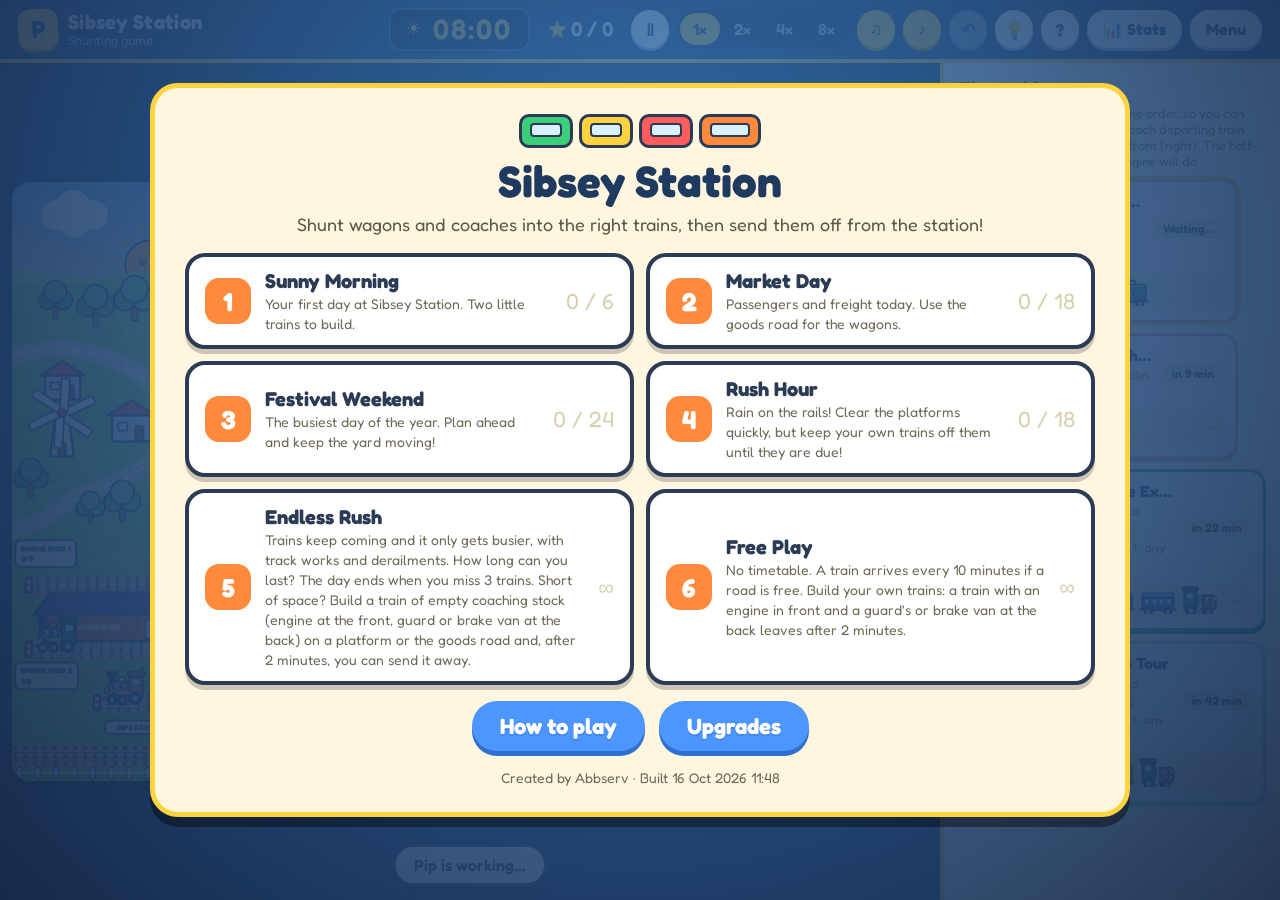
<file: index.html>
<!doctype html>
<html lang="en">
<head>
  <meta charset="utf-8">
  <meta name="viewport" content="width=device-width, initial-scale=1, viewport-fit=cover">
  <meta name="apple-mobile-web-app-capable" content="yes">
  <meta name="mobile-web-app-capable" content="yes">
  <meta name="apple-mobile-web-app-status-bar-style" content="black-translucent">
  <meta name="apple-mobile-web-app-title" content="Sibsey Station">
  <meta name="theme-color" content="#1f3a5f">
  <title>Sibsey Station</title>
  <link rel="preconnect" href="https://fonts.googleapis.com">
  <link rel="preconnect" href="https://fonts.gstatic.com" crossorigin>
  <link rel="stylesheet" href="https://fonts.googleapis.com/css2?family=Fredoka:wght@400;500;600;700&display=swap">
  <link rel="stylesheet" href="styles.css">
</head>
<body>
  <div id="app">
    <header class="topbar">
      <div class="brand">
        <span class="brand-badge" aria-hidden="true">P</span>
        <span><strong>Sibsey Station</strong><small id="level-name">Shunting game</small></span>
      </div>
      <div class="clock" aria-label="Time"><span id="sky-chip" class="sky-chip" title="Weather">☀️</span><span id="clock">08:00</span></div>
      <div class="stars-total" id="stars-total" title="Stars earned this day"><span class="star-icon">★</span> <span id="star-count">0</span> / <span id="star-max">0</span></div>
      <div class="controls">
        <button class="round" id="pause" type="button" aria-label="Pause">Ⅱ</button>
        <div class="speed" role="group" aria-label="Game speed">
          <button type="button" data-speed="1" class="selected">1×</button>
          <button type="button" data-speed="2">2×</button>
          <button type="button" data-speed="4">4×</button>
          <button type="button" data-speed="8">8×</button>
        </div>
        <button class="round on" id="music" type="button" aria-label="Music on" title="Music">♫</button>
        <button class="round on" id="sound" type="button" aria-label="Sound effects on" title="Sound effects">♪</button>
        <button class="round" id="undo" type="button" aria-label="Undo last move" title="Undo last move (Z)">↶</button>
        <button class="round" id="hint-button" type="button" aria-label="Show a hint" title="Hint (H)">💡</button>
        <button class="round" id="help-button" type="button" aria-label="How to play">?</button>
        <button class="pill" id="call-train" type="button" hidden title="Call the next train in from the main line now">🚆 Call train</button>
        <button class="pill" id="stats-button" type="button" title="Show how the day is going">📊 Stats</button>
        <button class="pill" id="menu-button" type="button">Menu</button>
      </div>
    </header>

    <div id="rotate-hint" class="rotate-hint">
      <span>📱↻ Turn your phone sideways for a bigger board. You can also pinch to zoom.</span>
      <button type="button" id="rotate-close" aria-label="Dismiss">×</button>
    </div>

    <main class="stage">
      <div class="canvas-wrap" id="canvas-wrap">
        <div class="scroller" id="scroller">
        <canvas id="yard" aria-label="The shunting yard. Click a vehicle to pick it up, then click a track to put it there."></canvas>
        </div>
        <div class="zoom-controls" aria-label="Zoom">
          <button type="button" id="zoom-in" aria-label="Zoom in">+</button>
          <button type="button" id="zoom-out" aria-label="Zoom out">−</button>
          <button type="button" id="zoom-fit" aria-label="Fit to screen">⤢</button>
        </div>
        <div id="tutorial" class="tutorial hidden" role="dialog" aria-live="polite">
          <div class="tut-head"><b id="tut-title"></b><span id="tut-step"></span></div>
          <p id="tut-text"></p>
          <div class="tut-row">
            <button class="link" id="tut-skip" type="button">Skip tutorial</button>
            <button class="tut-next" id="tut-next" type="button">Next</button>
          </div>
        </div>
        <div id="hint" class="hint"></div>
        <div id="toasts" class="toasts" aria-live="polite"></div>
        <div id="fast-forward" class="fast-forward" hidden>⏩ Fast forwarding…</div>
      </div>
      <aside class="board">
        <section>
          <h2>Timetable</h2>
          <p class="board-note"><span class="board-dot arrive"></span>Arriving &nbsp; <span class="board-dot"></span>Departing. In time order, so you can see what happens next. Build each departing train like the picture, engine at the front (right). The half-and-half engine means any engine will do.</p>
          <div id="timetable" class="cards"></div>
        </section>
      </aside>
    </main>

    <div id="menu" class="overlay">
      <div class="sheet menu-sheet">
        <div class="logo-train" aria-hidden="true"><span></span><span></span><span></span><span></span></div>
        <h1>Sibsey Station</h1>
        <p class="lead">Shunt wagons and coaches into the right trains, then send them off from the station!</p>
        <div id="levels" class="levels"></div>
        <div class="row">
          <button class="big secondary" id="howto" type="button">How to play</button>
          <button class="big secondary" id="upgrades-button" type="button">Upgrades</button>
        </div>
        <p class="credit">Created by Abbserv · <span id="version"></span></p>
      </div>
    </div>

    <div id="help" class="overlay hidden">
      <div class="sheet">
        <h2>How to play</h2>
        <ol class="steps">
          <li><b>Trains arrive</b> from the main line on the right, at a platform (or the goods road for goods trains), with the engine leading. The road must be <b>empty</b> or the train waits at the red signal, so don't get your own trains ready too early! Passengers get off, then you move the whole train into a siding. There the tired engine uncouples and goes to the shed by itself, and needs a little servicing (🔧) before it can pull another train.</li>
          <li><b>Random events</b> happen in Endless Rush and Free Play. A road can close for track works, and sometimes an arriving train <b>derails</b>. Click the derailed train to call the recovery crew, then wait while they put it back on the rails. A <b>signal failure</b> makes trains leave a road very slowly. If an engine <b>breaks down</b> as its train is about to leave, move the train off it, send the engine to the shed to be serviced again, and fit a new engine.</li>
          <li><b>Special trains</b> earn bonus stars if they leave on time: 👑 VIP trains, ✉️ mail trains (cancelled if they are more than 2 minutes late) and 🚂 heritage trains (steam engine only).</li>
          <li><b>Weather and the time of day</b> change as the day goes on. Rain makes derailments and breakdowns more likely, and fog makes signals fail more often. Late passengers get cross!</li>
          <li><b>Click a vehicle</b> to pick it up. Pip, the little engine, takes it <i>and everything between it and the yard entrance</i> (the left). <b>Engines have their own power</b>, so an engine, or a whole train with its engine in it, drives itself and doesn't need Pip.</li>
          <li><b>Click a track</b> to put them down. Green tracks have room.</li>
          <li><b>Check the Departures board.</b> Build each train with an engine at the front (the right end) and the vehicles in the right order. <b>Any engine will do</b>, steam or diesel.</li>
          <li><b>Park it at its platform</b> before the clock reaches the leaving time. Passengers will hop on, and off it goes!</li>
        </ol>
        <p class="tip">Tips: to turn a train round, move vehicles one at a time to another track. Made a mistake? Press <b>↶</b> (or Z) to undo your last move. Stuck? Press <b>💡</b> (or H) for a hint.</p>
        <div class="row">
          <button class="big secondary" id="replay-tutorial" type="button">Replay the tutorial</button>
          <button class="big" id="help-close" type="button">Got it!</button>
        </div>
      </div>
    </div>

    <div id="upgrades" class="overlay hidden">
      <div class="sheet upgrades-sheet">
        <h2>Upgrades</h2>
        <p class="lead" id="upgrade-stars">★ 0 to spend</p>
        <p class="board-note">Spend the stars you earn on Days 1 to 4. Upgrades last for every day you play from now on.</p>
        <div id="upgrade-list" class="upgrade-list"></div>
        <button class="big" id="upgrades-close" type="button">Back to menu</button>
      </div>
    </div>

    <div id="stats" class="overlay hidden">
      <div class="sheet results-sheet">
        <h2 id="stats-title">Stats</h2>
        <div id="stats-list" class="stat-grid"></div>
        <button class="big" id="stats-close" type="button">Back to the game</button>
      </div>
    </div>

    <div id="spare-ask" class="overlay hidden">
      <div class="sheet results-sheet">
        <h2>Send away as empty coaching stock?</h2>
        <p id="spare-ask-text"></p>
        <button class="big" id="spare-send" type="button">Send it away</button>
        <button class="big" id="spare-keep" type="button">Keep it here</button>
      </div>
    </div>

    <div id="results" class="overlay hidden">
      <div class="sheet results-sheet">
        <h2 id="results-title">All done!</h2>
        <div id="results-stars" class="result-stars"></div>
        <p id="results-text" class="lead"></p>
        <div id="results-stats" class="stat-grid"></div>
        <div class="row">
          <button class="big secondary" id="again" type="button">Play again</button>
          <button class="big" id="next" type="button">Next day</button>
        </div>
        <button class="link" id="results-menu" type="button">Back to menu</button>
      </div>
    </div>
  </div>

  <script src="levels.js"></script>
  <script src="yard.js"></script>
  <script src="sound.js"></script>
  <script src="render.js"></script>
  <script src="main.js"></script>
</body>
</html>
</file>
<file: styles.css>
:root {
  --navy: #1f3a5f;
  --navy-deep: #16294a;
  --ink: #2b3a55;
  --cream: #fff6e0;
  --sun: #ffd23f;
  --orange: #ff8a3d;
  --green: #3ccf7a;
  --red: #ff5d5d;
  --blue: #4d96ff;
  font-family: 'Fredoka', 'Nunito', 'Trebuchet MS', 'Segoe UI', sans-serif;
}

* { box-sizing: border-box; }
html, body { height: 100%; margin: 0; }
html { -webkit-text-size-adjust: 100%; -webkit-tap-highlight-color: transparent; }
body { background: var(--navy-deep); color: var(--ink); overflow: hidden; -webkit-user-select: none; user-select: none; -webkit-touch-callout: none; }
button { font: inherit; cursor: pointer; }

#app { position: relative; height: 100%; height: 100dvh; padding: env(safe-area-inset-top) env(safe-area-inset-right) env(safe-area-inset-bottom) env(safe-area-inset-left); display: flex; flex-direction: column; }

/* Top bar */
.topbar { flex: 0 0 auto; display: flex; align-items: center; gap: 18px; padding: 8px 18px; background: var(--navy); border-bottom: 4px solid var(--sun); color: #fff; }
.brand { display: flex; align-items: center; gap: 10px; margin-right: auto; }
.brand-badge { width: 40px; height: 40px; display: grid; place-items: center; border-radius: 12px; background: var(--sun); color: var(--navy); font-weight: 700; font-size: 24px; box-shadow: 0 3px 0 #c99a00; transform: rotate(-4deg); }
.brand strong { display: block; font-size: 20px; letter-spacing: .3px; }
.brand small { display: block; margin-top: -2px; color: #bcd1ec; font-size: 13px; }
.clock { padding: 4px 16px; border-radius: 12px; background: #0e1b33; border: 2px solid #3b557f; font: 600 28px/1.1 'Fredoka', monospace; letter-spacing: 2px; color: var(--sun); box-shadow: inset 0 2px 6px #0008; }
.stars-total { font-size: 20px; font-weight: 600; }
.star-icon { color: var(--sun); text-shadow: 0 2px 0 #c99a00; }
.controls { display: flex; align-items: center; gap: 8px; }
.round, .pill { height: 38px; border: 0; border-radius: 19px; background: #fff; color: var(--navy); font-weight: 700; box-shadow: 0 3px 0 #9fb6d6; transition: transform .08s; }
.round { width: 38px; font-size: 17px; }
.pill { padding: 0 16px; }
.round:hover, .pill:hover { transform: translateY(-1px); }
.round:active, .pill:active { transform: translateY(2px); box-shadow: 0 1px 0 #9fb6d6; }
.round.on { background: var(--sun); box-shadow: 0 3px 0 #c99a00; }
.speed { display: flex; padding: 3px; border-radius: 19px; background: #16294a; gap: 2px; }
.speed button { height: 32px; min-width: 40px; border: 0; border-radius: 16px; background: transparent; color: #bcd1ec; font-weight: 600; }
.speed button.selected { background: var(--sun); color: var(--navy); }

/* Stage */
.stage { flex: 1 1 auto; min-height: 0; display: flex; }
.canvas-wrap { position: relative; flex: 1 1 auto; min-width: 0; background: #0f2a45; }
.scroller { position: absolute; inset: 0; display: flex; overflow: auto; -webkit-overflow-scrolling: touch; }
.scroller #yard { margin: auto; flex: none; touch-action: pan-x pan-y; }
.zoom-controls { position: absolute; left: 10px; bottom: 10px; z-index: 5; display: flex; flex-direction: column; gap: 6px; }
.zoom-controls button { width: 42px; height: 42px; border-radius: 12px; border: 3px solid var(--sun); background: var(--navy); color: #fff; font-size: 22px; line-height: 1; padding: 0; }
@media (hover: hover) and (pointer: fine) { .zoom-controls { display: none; } }
#yard { display: block; border-radius: 18px; box-shadow: 0 10px 30px #0008; cursor: default; }
.hint { position: absolute; left: 50%; bottom: 14px; transform: translateX(-50%); max-width: 80%; padding: 8px 18px; border-radius: 20px; background: #fff; border: 3px solid var(--ink); color: var(--ink); font-weight: 600; font-size: 16px; text-align: center; box-shadow: 0 4px 0 #0005; pointer-events: none; }
.hint:empty { display: none; }
.toasts { position: absolute; top: 22px; left: 26px; display: flex; flex-direction: column; align-items: flex-start; gap: 8px; pointer-events: none; }
.toast { padding: 8px 18px; border-radius: 18px; background: var(--sun); border: 3px solid var(--ink); font-weight: 600; box-shadow: 0 4px 0 #0005; animation: pop .35s ease-out, fade .5s ease-in 3.2s forwards; }
.toast.good { background: #b8f2cf; }
.toast.bad { background: #ffc9c9; }
@keyframes pop { from { transform: scale(.6) translateY(-14px); opacity: 0; } to { transform: none; opacity: 1; } }
@keyframes fade { to { opacity: 0; transform: translateY(-10px); } }

/* Departures board */
.board { flex: 0 0 340px; overflow-x: hidden; overflow-y: auto; padding: 14px; background: var(--cream); border-left: 4px solid var(--sun); }
.board h2 { display: flex; align-items: center; gap: 8px; margin: 0 0 4px; font-size: 20px; }
.board-dot { width: 14px; height: 14px; border-radius: 50%; background: var(--orange); box-shadow: 0 0 0 3px #ffd6b0; }
.board-dot.arrive { background: var(--blue); box-shadow: 0 0 0 3px #c5dcff; }
.board-note { margin: 0 0 10px; color: #7a6a4a; font-size: 13px; }
.board section + section { margin-top: 20px; }
.cards { display: grid; grid-template-columns: minmax(0, 1fr); gap: 10px; }
.card { padding: 10px 12px; border-radius: 16px; background: #fff; border: 3px solid #e4d6b4; box-shadow: 0 3px 0 #e4d6b4; }
.card .top { display: flex; align-items: center; gap: 10px; }
.card .time { padding: 2px 8px; border-radius: 8px; background: var(--navy); color: var(--sun); font-weight: 600; font-size: 17px; letter-spacing: 1px; }
.card .name { flex: 1; min-width: 0; line-height: 1.15; }
.card .name b { display: block; font-size: 16px; overflow: hidden; text-overflow: ellipsis; white-space: nowrap; }
.card .name small { color: #7a6a4a; font-size: 12px; }
.chip { padding: 2px 9px; border-radius: 12px; background: #eee3c6; font-size: 12px; font-weight: 600; white-space: nowrap; }
.consist { display: flex; align-items: center; gap: 2px; margin-top: 8px; padding: 4px 6px; border-radius: 10px; background: #f3ebd3; }
.consist img { flex: 1 1 0; min-width: 0; max-width: 40px; height: auto; aspect-ratio: 84 / 60; }
.consist .arrow { flex: 0 0 auto; margin-left: auto; padding-left: 6px; color: #b09a63; font-weight: 700; }
.card.dep.active { border-color: var(--orange); box-shadow: 0 3px 0 #e6a56a; }
.card.status-boarding .chip { background: #ffe29a; }
.card.status-ready .chip { background: #b8f2cf; }
.card.status-done { border-color: #a9e3bf; background: #f1fff6; box-shadow: 0 3px 0 #a9e3bf; }
.card.status-done .chip { background: #b8f2cf; }
.card.status-cancelled { border-color: #f0b0b0; background: #fff3f3; box-shadow: 0 3px 0 #f0b0b0; opacity: .8; }
.card.status-cancelled .chip { background: #ffc9c9; }
.card.status-arrived { opacity: .6; }
.card.status-arriving { border-color: var(--blue); }

/* Overlays */
.overlay { position: absolute; inset: 0; z-index: 10; display: flex; padding: 18px; background: radial-gradient(circle at 50% 30%, #3b7fc4cc, #16294af0); overflow-y: auto; }
.overlay.hidden { display: none; }
.sheet { margin: auto; width: min(640px, 100%); padding: 26px 30px; border-radius: 28px; background: var(--cream); border: 5px solid var(--sun); box-shadow: 0 10px 0 #0006; text-align: center; animation: pop .35s ease-out; }
.sheet h1 { margin: 6px 0; font-size: 44px; color: var(--navy); }
.sheet h2 { margin: 0 0 10px; font-size: 32px; color: var(--navy); }
.lead { margin: 0 0 18px; font-size: 18px; color: #5b5a4a; }
.logo-train { display: flex; justify-content: center; gap: 6px; margin-bottom: 4px; }
.logo-train span { width: 54px; height: 34px; border-radius: 10px; background: var(--blue); border: 3px solid var(--ink); position: relative; animation: bob 1.4s ease-in-out infinite; }
.logo-train span:nth-child(1) { background: var(--green); animation-delay: -.3s; }
.logo-train span:nth-child(2) { background: var(--sun); animation-delay: -.6s; }
.logo-train span:nth-child(3) { background: var(--red); animation-delay: -.9s; }
.logo-train span:nth-child(4) { background: var(--orange); width: 62px; }
.logo-train span::after { content: ''; position: absolute; left: 8px; right: 8px; top: 6px; height: 10px; border-radius: 4px; background: #d9f1ff; border: 2px solid var(--ink); }
@keyframes bob { 50% { transform: translateY(-6px); } }
.sheet.menu-sheet { width: min(980px, 100%); }
.levels { display: grid; grid-template-columns: repeat(2, minmax(0, 1fr)); gap: 12px; margin-bottom: 16px; }
@media (max-width: 700px) { .levels { grid-template-columns: 1fr; } }
.level-card { display: flex; align-items: center; gap: 14px; padding: 12px 16px; border: 4px solid var(--ink); border-radius: 20px; background: #fff; text-align: left; color: var(--ink); box-shadow: 0 5px 0 #0003; transition: transform .1s; }
.level-card:hover { transform: translateY(-2px) rotate(-.4deg); }
.level-card .num { width: 46px; height: 46px; flex: 0 0 auto; display: grid; place-items: center; border-radius: 14px; background: var(--orange); color: #fff; font-size: 26px; font-weight: 700; }
.level-card .txt { flex: 1; }
.level-card b { display: block; font-size: 20px; }
.level-card small { color: #6f6a58; font-size: 14px; }
.level-card .earned { font-size: 22px; color: var(--sun); text-shadow: 0 2px 0 #c99a00; white-space: nowrap; }
.level-card .earned i { color: #d8cfae; text-shadow: none; font-style: normal; }
.big { padding: 12px 28px; border: 0; border-radius: 26px; background: var(--green); color: #fff; font-size: 22px; font-weight: 700; box-shadow: 0 5px 0 #26995a; text-shadow: 0 2px 0 #26995a66; }
.big.secondary { background: var(--blue); box-shadow: 0 5px 0 #2f6fd0; text-shadow: 0 2px 0 #2f6fd066; }
.big:active { transform: translateY(3px); box-shadow: 0 2px 0 #26995a; }
.link { margin-top: 14px; border: 0; background: transparent; color: #6f6a58; font-size: 16px; text-decoration: underline; }
.steps { margin: 0 0 14px; padding-left: 24px; text-align: left; font-size: 18px; line-height: 1.45; }
.steps li { margin-bottom: 8px; }
.tip { margin: 0 0 18px; padding: 8px 14px; border-radius: 14px; background: #fff0b8; font-size: 16px; }
.row { display: flex; justify-content: center; gap: 14px; flex-wrap: wrap; }
.result-stars { display: flex; justify-content: center; gap: 6px; margin: 4px 0 8px; font-size: 54px; color: #e0d6b8; }
.result-stars .on { color: var(--sun); text-shadow: 0 4px 0 #c99a00; animation: pop .5s ease-out both; }

@media (max-width: 900px) {
  .topbar { flex-wrap: wrap; gap: 8px 12px; }
  .stage { flex-direction: column; }
  .board { flex: 0 0 200px; border-left: 0; border-top: 4px solid var(--sun); }
  .stars-total { display: none; }
}

.credit { margin: 18px 0 0; color: #6f6a58; font-size: 14px; }

/* Touch devices: bigger tap targets */
@media (pointer: coarse) {
  .round, .pill, .speed button { min-width: 44px; min-height: 44px; }
}

/* Phones and small tablets in landscape: short screens */
@media (max-height: 520px) {
  .topbar { padding: 4px 10px; gap: 8px; border-bottom-width: 3px; }
  .brand small { display: none; }
  .board { flex-basis: 250px; padding: 8px; }
  .board-note { display: none; }
  .overlay .sheet { max-height: 94dvh; overflow-y: auto; padding: 14px 18px; }
}

/* Phones in portrait */
@media (max-width: 600px) {
  .topbar { padding: 6px 10px; }
  .brand small { display: none; }
  .board { flex-basis: 170px; padding: 10px; }
  .board-note { display: none; }
  .overlay .sheet { max-height: 94dvh; overflow-y: auto; }
}

.rotate-hint { display: none; }
@media (orientation: portrait) and (max-width: 700px) {
  html.is-touch .rotate-hint { display: flex; align-items: center; gap: 8px; padding: 6px 10px; background: var(--sun); color: var(--navy-deep); font-size: 14px; }
  .rotate-hint span { flex: 1; }
  .rotate-hint button { border: 0; background: transparent; font-size: 26px; line-height: 1; color: inherit; min-width: 36px; min-height: 36px; }
  html.is-touch .rotate-hint.dismissed { display: none; }
}
.round:disabled { opacity: .45; cursor: default; transform: none; }
.card.dep { border-left: 8px solid var(--orange); }
.card.arr { border-left: 8px solid var(--blue); }
.card.next { box-shadow: 0 0 0 3px #ffd23f, 0 3px 0 #e6a56a; }
.board-note .board-dot { display: inline-block; width: 10px; height: 10px; margin-right: 4px; vertical-align: middle; box-shadow: none; }

/* Sky chip next to the clock */
.clock { display: flex; align-items: center; gap: 10px; }
.sky-chip { font-size: 24px; line-height: 1; }

/* Special trains on the timetable */
.card.dep.special { border-color: #f2c94c; box-shadow: 0 3px 0 #f2c94c; background: #fffbea; }
.card.dep.special.status-done { background: #f1fff6; border-color: #a9e3bf; box-shadow: 0 3px 0 #a9e3bf; }

/* Results and stats */
.stat-grid { display: grid; grid-template-columns: repeat(2, minmax(0, 1fr)); gap: 8px 14px; margin: 0 0 16px; text-align: left; }
.stat-grid:empty { display: none; }
.stat { display: flex; align-items: center; gap: 8px; padding: 6px 12px; border-radius: 14px; background: #fff; border: 3px solid #e4d6b4; font-size: 15px; }
.stat .si { font-size: 20px; }
.stat .sn { flex: 1; color: #6f6a58; }
.stat .sv { color: var(--navy); font-size: 17px; white-space: nowrap; }
@media (max-width: 600px) { .stat-grid { grid-template-columns: 1fr; } }

/* Upgrades */
.sheet.upgrades-sheet { width: min(760px, 100%); }
.upgrade-list { display: grid; grid-template-columns: repeat(2, minmax(0, 1fr)); gap: 12px; margin: 0 0 18px; text-align: left; }
@media (max-width: 700px) { .upgrade-list { grid-template-columns: 1fr; } }
.upgrade { display: flex; align-items: center; gap: 12px; padding: 10px 14px; border: 4px solid var(--ink); border-radius: 18px; background: #fff; box-shadow: 0 4px 0 #0003; }
.upgrade.owned { background: #f1fff6; border-color: #3a9b66; }
.upgrade .ui { font-size: 30px; flex: 0 0 auto; }
.upgrade .ut { flex: 1; min-width: 0; }
.upgrade b { display: block; font-size: 17px; }
.upgrade small { color: #6f6a58; font-size: 13px; line-height: 1.2; display: block; }
.upgrade .buy { flex: 0 0 auto; padding: 6px 14px; border: 0; border-radius: 16px; background: var(--sun); color: var(--navy); font-weight: 700; font-size: 16px; box-shadow: 0 3px 0 #c99a00; }
.upgrade .buy:disabled { background: #e8e1c8; color: #9b9378; box-shadow: none; cursor: default; }
.upgrade.owned .buy:disabled { background: #b8f2cf; color: #1f7a48; }
#upgrades-button.glow { animation: glow 1.6s ease-in-out infinite; }
@keyframes glow { 50% { box-shadow: 0 5px 0 #2f6fd0, 0 0 0 6px #ffd23f; } }

/* Tutorial */
.tutorial { position: absolute; left: 14px; bottom: 14px; z-index: 6; width: min(380px, calc(100% - 28px)); padding: 12px 16px; border-radius: 20px; background: #fff; border: 4px solid var(--orange); box-shadow: 0 6px 0 #0004; animation: pop .35s ease-out; }
.tutorial.hidden { display: none; }
.tutorial p { margin: 6px 0 8px; font-size: 15px; line-height: 1.35; }
.tut-head { display: flex; align-items: baseline; justify-content: space-between; gap: 10px; }
.tut-head b { font-size: 18px; color: var(--navy); }
.tut-head span { color: #9b9378; font-size: 13px; font-weight: 600; }
.tut-row { display: flex; align-items: center; justify-content: space-between; gap: 10px; }
.tut-row .link { margin: 0; font-size: 13px; }
.tut-next { padding: 6px 18px; border: 0; border-radius: 16px; background: var(--green); color: #fff; font-weight: 700; font-size: 16px; box-shadow: 0 3px 0 #26995a; }
html.is-touch .tutorial { left: 64px; width: min(340px, calc(100% - 78px)); }
.board.tut-pulse { animation: boardpulse 1.2s ease-in-out infinite; }
@keyframes boardpulse { 50% { box-shadow: inset 0 0 0 5px var(--orange); } }

/* Timetable: arrivals sit to the left in red, departures are offset to the right in green. */
.cards .card.arr { margin-right: 28px; border-color: #e8a3a3; border-left: 8px solid #d94f4f; background: #fff1f1; box-shadow: 0 3px 0 #e8a3a3; }
.cards .card.dep { margin-left: 28px; border-color: #9fd9b4; border-left: 8px solid #2f9e6b; background: #f0fbf4; box-shadow: 0 3px 0 #9fd9b4; }
.cards .card.dep.active { border-color: #2f9e6b; box-shadow: 0 3px 0 #1f7a50; }
.cards .card.dep.special { border-color: #f2c94c; border-left-color: #2f9e6b; box-shadow: 0 3px 0 #f2c94c; background: #fffbea; }
.cards .card.arr.status-arriving { border-color: #d94f4f; }
.cards .card.arr.status-derailed { border-color: #d94f4f; background: #ffd9d9; }
.cards .card.next { box-shadow: 0 0 0 3px #ffd23f, 0 3px 0 #e6a56a; }
.cards .card.status-done { border-color: #a9e3bf; background: #f1fff6; box-shadow: 0 3px 0 #a9e3bf; }
.cards .card.status-cancelled { border-color: #f0b0b0; background: #fff3f3; box-shadow: 0 3px 0 #f0b0b0; }

.fast-forward { position: absolute; top: 50%; left: 50%; transform: translate(-50%, -50%); padding: 12px 28px; border-radius: 22px; background: var(--sun); border: 3px solid var(--ink); font-size: 26px; font-weight: 700; box-shadow: 0 5px 0 #0005; pointer-events: none; animation: ff-pulse 1s ease-in-out infinite; }
.fast-forward[hidden] { display: none; }
@keyframes ff-pulse { 50% { opacity: .6; } }

.board-note .board-dot { background: #2f9e6b; }
.board-note .board-dot.arrive { background: #d94f4f; }
</file>
